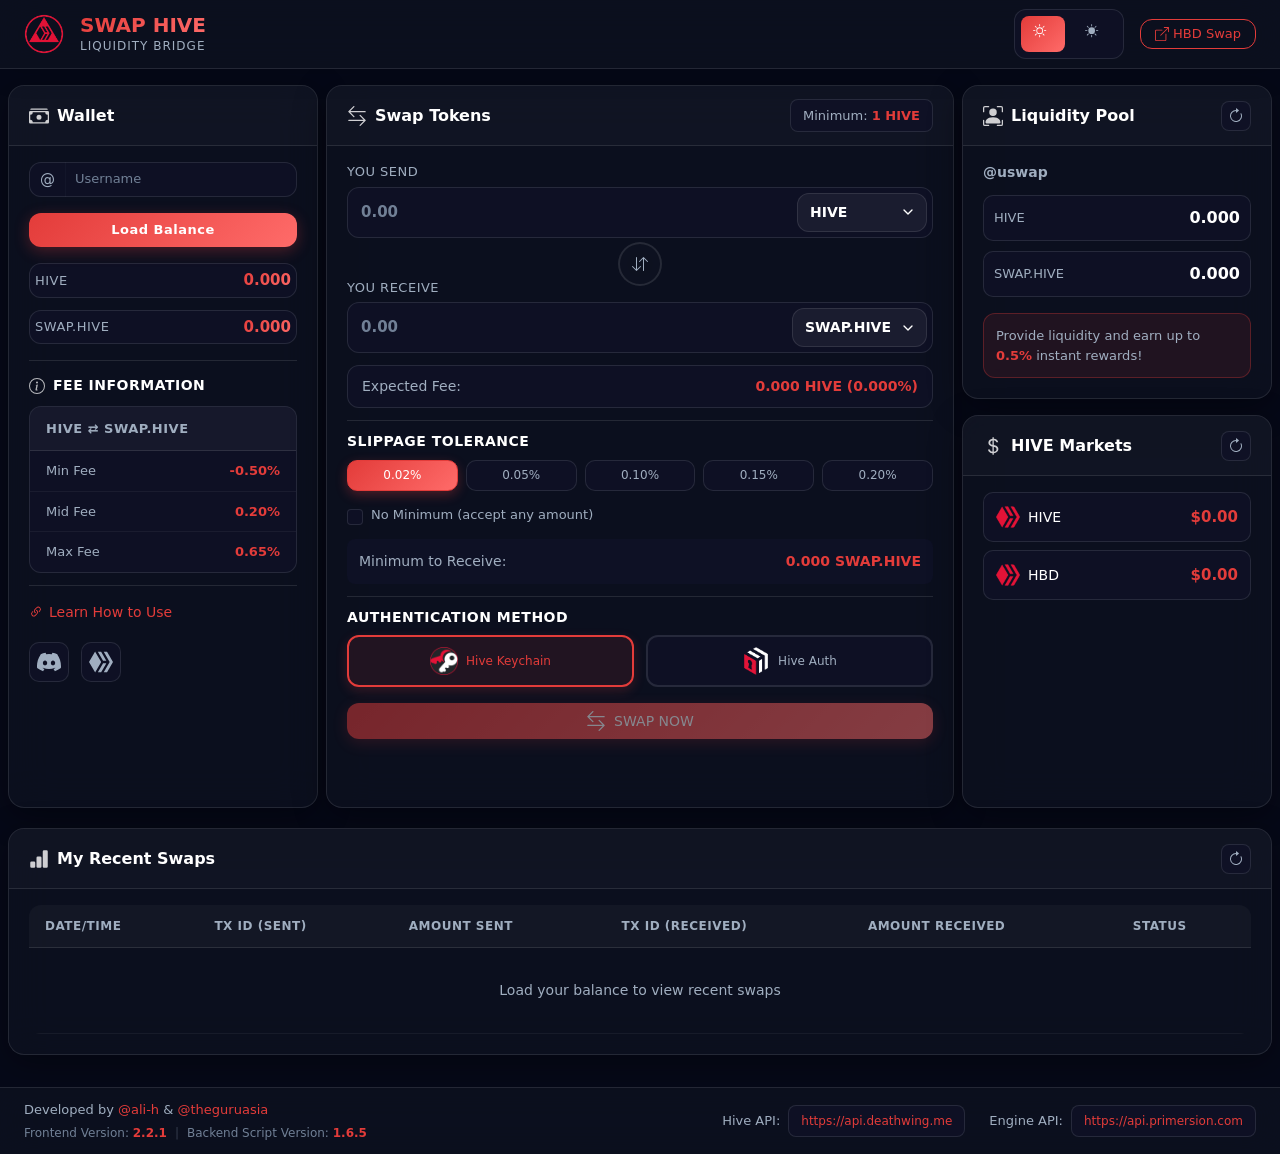
<file: index.html>
<!DOCTYPE html>
<html lang="en">
<head>
    <meta charset="UTF-8">
    <meta http-equiv="X-UA-Compatible" content="IE=edge">
    <meta name="viewport" content="width=device-width, initial-scale=1.0">
    <title>SWAP HIVE — Liquidity Bridge</title>
    <link rel="manifest" crossorigin="use-credentials" href="/manifest.json" />
    <link rel="icon" href="assets/hiveupme.png">
    
    <!-- Libraries -->
    <script src="./libs/ajax/libs/jquery/3.6.0/jquery.min.js"></script>
    <link href="./libs/bootstrap@5.1.3/dist/css/bootstrap.min.css" rel="stylesheet" integrity="sha384-1BmE4kWBq78iYhFldvKuhfTAU6auU8tT94WrHftjDbrCEXSU1oBoqyl2QvZ6jIW3" crossorigin="anonymous">
    <script src="./libs/bootstrap@5.1.3/dist/js/bootstrap.bundle.min.js" integrity="sha384-ka7Sk0Gln4gmtz2MlQnikT1wXgYsOg+OMhuP+IlRH9sENBO0LRn5q+8nbTov4+1p" crossorigin="anonymous"></script>
    <script src="./libs/@hiveio/hive-js/dist/hive.min.js"></script>
    <script src="./libs/axios/dist/axios.min.js"></script>
    <script src="./libs/sscjs@latest/dist/ssc.min.js"></script>
    <script src="./libs/ajax/libs/uuid/8.1.0/uuidv4.min.js"></script>
    <script src="./libs/ajax/libs/crypto-js/4.1.1/crypto-js.min.js" integrity="sha512-E8QSvWZ0eCLGk4km3hxSsNmGWbLtSCSUcewDQPQWZF6pEU8GlT8a5fF32wOl1i8ftdMhssTrF/OhyGWwonTcXA==" crossorigin="anonymous" referrerpolicy="no-referrer"></script>
    
    <!-- Application Modules (order matters!) -->
    <script src="js/utils.js"></script>
    <script src="js/config.js"></script>
    <script src="js/api.js"></script>
    <script src="js/apiManager.js"></script>
    <script src="js/hiveauth.js"></script>
    <script src="js/wallet.js"></script>
    <script src="js/market.js"></script>
    <script src="js/bridgeHistory.js"></script>
    <script src="js/swap.js"></script>
    <script src="js/ui.js"></script>
    <script src="js/main.js"></script>
    
    <style>
        body {
            visibility: hidden;
        }
    </style>
    <link rel="stylesheet" href="css/modern-dark.css">

    <!-- Apply saved theme before first paint to avoid a flash of the wrong theme -->
    <script>
        (function() {
            try {
                var saved = localStorage.getItem("theme");
                document.documentElement.setAttribute("data-theme", saved === "light" ? "light" : "dark");
            } catch (e) {
                document.documentElement.setAttribute("data-theme", "dark");
            }
        })();
    </script>

    <script>
        $(window).on("load", function() {
            $("body").css("visibility", "visible");
            $("#logo").show();

            // Background refresh every 30 seconds: wallet balances (quietly -
            // it never touches the status line, so a swap's progress or result
            // stays visible) plus the bridge pool and the current quote.
            // Skipped while the tab is in the background - a hidden tab polling
            // Hive + Hive Engine forever is wasted network, CPU and garbage.
            // It refreshes immediately when the tab becomes visible again.
            setInterval(function() {
                UIManager.backgroundRefresh();
            }, 30000);

            document.addEventListener("visibilitychange", function() {
                if (!document.hidden) UIManager.backgroundRefresh();
            });
        });
    </script>
</head>

<body>
    <!-- Auth Modal -->
    <div class="modal fade" id="authqr" data-bs-backdrop="static" data-bs-keyboard="true">
        <div class="modal-dialog modal-dialog-centered">
            <div class="modal-content glass-card">
                <div class="modal-body p-4">
                    <div id="qr-div" class="d-none flex-column align-items-center justify-content-center">
                        <a target="_blank" id="qr-link" class="qr-container">
                            <img id="qr-code" class="qr-image">
                        </a>
                        <p class="mt-4 text-center modal-text">Scan or tap this QR code with your Hive Authentication App</p>
                    </div>
                    <div id="approve-div" class="d-none flex-column align-items-center justify-content-center">
                        <div class="success-icon mb-3">
                            <svg xmlns="http://www.w3.org/2000/svg" width="48" height="48" fill="currentColor" viewBox="0 0 16 16">
                                <path d="M16 8A8 8 0 1 1 0 8a8 8 0 0 1 16 0zm-3.97-3.03a.75.75 0 0 0-1.08.022L7.477 9.417 5.384 7.323a.75.75 0 0 0-1.06 1.06L6.97 11.03a.75.75 0 0 0 1.079-.02l3.992-4.99a.75.75 0 0 0-.01-1.05z"/>
                            </svg>
                        </div>
                        <p class="text-center modal-text mb-3">Successfully Connected!</p>
                        <p class="text-center modal-subtext mb-4">Click approve and confirm the transaction</p>
                        <button type="button" id="approve" class="btn btn-gradient w-100">Approve Transaction</button>
                    </div>
                </div>
            </div>
        </div>
    </div>

    <!-- Navigation Header -->
    <nav class="navbar navbar-expand-lg navbar-glass sticky-top">
        <div class="container-fluid px-4">
            <div class="navbar-brand d-flex align-items-center">
                <img id="logo" src="assets/icons/icon-144x144.png" alt="Logo" class="nav-logo me-3">
                <div>
                    <h1 class="brand-title mb-0">SWAP HIVE</h1>
                    <p class="brand-subtitle mb-0">Liquidity Bridge</p>
                </div>
            </div>
            <div class="d-flex align-items-center ms-auto">
                <div class="theme-toggle me-3">
                    <button type="button" id="changeThemeDark" class="theme-btn" title="Dark theme">
                        <svg xmlns="http://www.w3.org/2000/svg" fill="currentColor" viewBox="0 0 24 24">
                            <path d="M8 11a3 3 0 1 1 0-6 3 3 0 0 1 0 6zm0 1a4 4 0 1 0 0-8 4 4 0 0 0 0 8zM8 0a.5.5 0 0 1 .5.5v2a.5.5 0 0 1-1 0v-2A.5.5 0 0 1 8 0zm0 13a.5.5 0 0 1 .5.5v2a.5.5 0 0 1-1 0v-2A.5.5 0 0 1 8 13zm8-5a.5.5 0 0 1-.5.5h-2a.5.5 0 0 1 0-1h2a.5.5 0 0 1 .5.5zM3 8a.5.5 0 0 1-.5.5h-2a.5.5 0 0 1 0-1h2A.5.5 0 0 1 3 8zm10.657-5.657a.5.5 0 0 1 0 .707l-1.414 1.415a.5.5 0 1 1-.707-.708l1.414-1.414a.5.5 0 0 1 .707 0zm-9.193 9.193a.5.5 0 0 1 0 .707L3.05 13.657a.5.5 0 0 1-.707-.707l1.414-1.414a.5.5 0 0 1 .707 0zm9.193 2.121a.5.5 0 0 1-.707 0l-1.414-1.414a.5.5 0 0 1 .707-.707l1.414 1.414a.5.5 0 0 1 0 .707zM4.464 4.465a.5.5 0 0 1-.707 0L2.343 3.05a.5.5 0 1 1 .707-.707l1.414 1.414a.5.5 0 0 1 0 .708z"/>
                        </svg>
                    </button>
                    <button type="button" id="changeThemeLight" class="theme-btn" title="Light theme">
                        <svg xmlns="http://www.w3.org/2000/svg" fill="currentColor" viewBox="0 0 24 24">
                            <path d="M12 8a4 4 0 1 1-8 0 4 4 0 0 1 8 0zM8 0a.5.5 0 0 1 .5.5v2a.5.5 0 0 1-1 0v-2A.5.5 0 0 1 8 0zm0 13a.5.5 0 0 1 .5.5v2a.5.5 0 0 1-1 0v-2A.5.5 0 0 1 8 13zm8-5a.5.5 0 0 1-.5.5h-2a.5.5 0 0 1 0-1h2a.5.5 0 0 1 .5.5zM3 8a.5.5 0 0 1-.5.5h-2a.5.5 0 0 1 0-1h2A.5.5 0 0 1 3 8zm10.657-5.657a.5.5 0 0 1 0 .707l-1.414 1.415a.5.5 0 1 1-.707-.708l1.414-1.414a.5.5 0 0 1 .707 0zm-9.193 9.193a.5.5 0 0 1 0 .707L3.05 13.657a.5.5 0 0 1-.707-.707l1.414-1.414a.5.5 0 0 1 .707 0zm9.193 2.121a.5.5 0 0 1-.707 0l-1.414-1.414a.5.5 0 0 1 .707-.707l1.414 1.414a.5.5 0 0 1 0 .707zM4.464 4.465a.5.5 0 0 1-.707 0L2.343 3.05a.5.5 0 1 1 .707-.707l1.414 1.414a.5.5 0 0 1 0 .708z"/>
                        </svg>
                    </button>
                </div>
                <a href="https://hbd.uswap.app" target="_blank" class="btn btn-outline-primary btn-sm">
                    <svg xmlns="http://www.w3.org/2000/svg" width="14" height="14" fill="currentColor" viewBox="0 0 16 16" class="me-1">
                        <path fill-rule="evenodd" d="M8.636 3.5a.5.5 0 0 0-.5-.5H1.5A1.5 1.5 0 0 0 0 4.5v10A1.5 1.5 0 0 0 1.5 16h10a1.5 1.5 0 0 0 1.5-1.5V7.864a.5.5 0 0 0-1 0V14.5a.5.5 0 0 1-.5.5h-10a.5.5 0 0 1-.5-.5v-10a.5.5 0 0 1 .5-.5h6.636a.5.5 0 0 0 .5-.5z"/>
                        <path fill-rule="evenodd" d="M16 .5a.5.5 0 0 0-.5-.5h-5a.5.5 0 0 0 0 1h3.793L6.146 9.146a.5.5 0 1 0 .708.708L15 1.707V5.5a.5.5 0 0 0 1 0v-5z"/>
                    </svg>
                    HBD Swap
                </a>
            </div>
        </div>
    </nav>

    <!-- Main Content -->
    <div class="container-fluid main-container">
        <div class="row g-2">
            <!-- Left Column - Wallet Info -->
            <div class="col-xl-3 col-lg-3 col-md-12">
                <div class="glass-card h-100">
                    <div class="card-header-custom">
                        <h3 class="card-title">
                            <svg xmlns="http://www.w3.org/2000/svg" width="20" height="20" fill="currentColor" viewBox="0 0 16 16" class="me-2">
                                <path d="M1 3a1 1 0 0 1 1-1h12a1 1 0 0 1 1 1H1zm7 8a2 2 0 1 0 0-4 2 2 0 0 0 0 4z"/>
                                <path d="M0 5a1 1 0 0 1 1-1h14a1 1 0 0 1 1 1v8a1 1 0 0 1-1 1H1a1 1 0 0 1-1-1V5zm3 0a2 2 0 0 1-2 2v4a2 2 0 0 1 2 2h10a2 2 0 0 1 2-2V7a2 2 0 0 1-2-2H3z"/>
                            </svg>
                            Wallet
                        </h3>
                    </div>
                    <div class="card-body-custom">
                        <div class="input-group mb-3">
                            <span class="input-group-text">@</span>
                            <input type="text" class="form-control" id="username" placeholder="Username">
                        </div>
                        <button type="button" id="checkbalance" class="btn btn-gradient w-100 mb-3">Load Balance</button>
                        
                        <div class="balance-display mb-3">
                            <div class="balance-item">
                                <span class="balance-label">HIVE</span>
                                <span class="balance-amount" id="hive">0.000</span>
                            </div>
                            <div class="balance-item">
                                <span class="balance-label">SWAP.HIVE</span>
                                <span class="balance-amount" id="swaphive">0.000</span>
                            </div>
                        </div>

                        <div class="divider"></div>

                        <!-- Fee Info -->
                        <div class="info-section">
                            <h4 class="section-title">
                                <svg xmlns="http://www.w3.org/2000/svg" width="16" height="16" fill="currentColor" viewBox="0 0 16 16" class="me-2">
                                    <path d="M8 15A7 7 0 1 1 8 1a7 7 0 0 1 0 14zm0 1A8 8 0 1 0 8 0a8 8 0 0 0 0 16z"/>
                                    <path d="m8.93 6.588-2.29.287-.082.38.45.083c.294.07.352.176.288.469l-.738 3.468c-.194.897.105 1.319.808 1.319.545 0 1.178-.252 1.465-.598l.088-.416c-.2.176-.492.246-.686.246-.275 0-.375-.193-.304-.533L8.93 6.588zM9 4.5a1 1 0 1 1-2 0 1 1 0 0 1 2 0z"/>
                                </svg>
                                Fee Information
                            </h4>
                            
                            <!-- Filled from the live fee settings (fee.json) by
                                 UIManager.updateFeeInfo. The values below are only
                                 what shows before the first fee.json read. -->
                            <div class="fee-table">
                                <div class="fee-row-header">HIVE ⇄ SWAP.HIVE</div>
                                <div class="fee-row">
                                    <span>Min Fee</span>
                                    <span class="fee-value" id="feeMin">-0.50%</span>
                                </div>
                                <div class="fee-row">
                                    <span>Mid Fee</span>
                                    <span class="fee-value" id="feeMid">0.20%</span>
                                </div>
                                <div class="fee-row">
                                    <span>Max Fee</span>
                                    <span class="fee-value" id="feeMax">0.65%</span>
                                </div>
                            </div>
                        </div>

                        <div class="divider"></div>

                        <!-- Links -->
                        <div class="links-section">
                            <a href="https://peakd.com/swap/@hiveupme/hiveupme-swap-script-simple-ui-solution" target="_blank" class="info-link">
                                <svg xmlns="http://www.w3.org/2000/svg" width="14" height="14" fill="currentColor" viewBox="0 0 16 16">
                                    <path d="M4.715 6.542 3.343 7.914a3 3 0 1 0 4.243 4.243l1.828-1.829A3 3 0 0 0 8.586 5.5L8 6.086a1.002 1.002 0 0 0-.154.199 2 2 0 0 1 .861 3.337L6.88 11.45a2 2 0 1 1-2.83-2.83l.793-.792a4.018 4.018 0 0 1-.128-1.287z"/>
                                    <path d="M6.586 4.672A3 3 0 0 0 7.414 9.5l.775-.776a2 2 0 0 1-.896-3.346L9.12 3.55a2 2 0 1 1 2.83 2.83l-.793.792c.112.42.155.855.128 1.287l1.372-1.372a3 3 0 1 0-4.243-4.243L6.586 4.672z"/>
                                </svg>
                                Learn How to Use
                            </a>
                            <div class="social-links mt-3">
                                <a href="https://discord.com/invite/XYMrvyr" target="_blank" class="social-link" title="Discord">
                                    <svg xmlns="http://www.w3.org/2000/svg" width="24" height="24" fill="currentColor" viewBox="0 0 16 16">
                                        <path d="M13.545 2.907a13.227 13.227 0 0 0-3.257-1.011.05.05 0 0 0-.052.025c-.141.25-.297.577-.406.833a12.19 12.19 0 0 0-3.658 0 8.258 8.258 0 0 0-.412-.833.051.051 0 0 0-.052-.025c-1.125.194-2.22.534-3.257 1.011a.041.041 0 0 0-.021.018C.356 6.024-.213 9.047.066 12.032c.001.014.01.028.021.037a13.276 13.276 0 0 0 3.995 2.02.05.05 0 0 0 .056-.019c.308-.42.582-.863.818-1.329a.05.05 0 0 0-.01-.059.051.051 0 0 0-.018-.011 8.875 8.875 0 0 1-1.248-.595.05.05 0 0 1-.02-.066.051.051 0 0 1 .015-.019c.084-.063.168-.129.248-.195a.05.05 0 0 1 .051-.007c2.619 1.196 5.454 1.196 8.041 0a.052.052 0 0 1 .053.007c.08.066.164.132.248.195a.051.051 0 0 1-.004.085 8.254 8.254 0 0 1-1.249.594.05.05 0 0 0-.03.03.052.052 0 0 0 .003.041c.24.465.515.909.817 1.329a.05.05 0 0 0 .056.019 13.235 13.235 0 0 0 4.001-2.02.049.049 0 0 0 .021-.037c.334-3.451-.559-6.449-2.366-9.106a.034.034 0 0 0-.02-.019Zm-8.198 7.307c-.789 0-1.438-.724-1.438-1.612 0-.889.637-1.613 1.438-1.613.807 0 1.45.73 1.438 1.613 0 .888-.637 1.612-1.438 1.612Zm5.316 0c-.788 0-1.438-.724-1.438-1.612 0-.889.637-1.613 1.438-1.613.807 0 1.451.73 1.438 1.613 0 .888-.631 1.612-1.438 1.612Z"/>
                                    </svg>
                                </a>
                                <a href="https://peakd.com/@uswap/" target="_blank" class="social-link" title="Hive Blog">
                                    <svg xmlns="http://www.w3.org/2000/svg" width="24" height="24" viewBox="0 0 220 190">
                                        <path d="M157.27,107.26a1,1,0,0,1,.82,1.42l-46.75,80.85a1,1,0,0,1-.82.47H81.94a.94.94,0,0,1-.81-1.42l46.75-80.85a.94.94,0,0,1,.81-.47ZM129.48,84.09a1,1,0,0,1-.82-.47L81.13,1.42A.94.94,0,0,1,81.94,0h28.58a1,1,0,0,1,.82.47l47.53,82.2a.94.94,0,0,1-.81,1.42Z"/>
                                        <path d="M135.13,1.42A.94.94,0,0,1,136,0h28.62a.93.93,0,0,1,.81.47l54.49,94.06a.93.93,0,0,1,0,.94l-54.49,94.06a.93.93,0,0,1-.81.47H136a.94.94,0,0,1-.82-1.42L189.34,95Zm-23.26,93.1a1,1,0,0,1,0,1L57.13,189.53a1,1,0,0,1-1.65,0L.13,95.48a1,1,0,0,1,0-1L54.87.47a1,1,0,0,1,1.65,0Z"/>
                                    </svg>
                                </a>
                            </div>
                        </div>
                    </div>
                </div>
            </div>

            <!-- Center Column - Swap Interface -->
            <div class="col-xl-6 col-lg-6 col-md-12">
                <div class="glass-card h-100">
                    <div class="card-header-custom">
                        <h3 class="card-title">
                            <svg xmlns="http://www.w3.org/2000/svg" width="20" height="20" fill="currentColor" viewBox="0 0 16 16" class="me-2">
                                <path fill-rule="evenodd" d="M1 11.5a.5.5 0 0 0 .5.5h11.793l-3.147 3.146a.5.5 0 0 0 .708.708l4-4a.5.5 0 0 0 0-.708l-4-4a.5.5 0 0 0-.708.708L13.293 11H1.5a.5.5 0 0 0-.5.5zm14-7a.5.5 0 0 1-.5.5H2.707l3.147 3.146a.5.5 0 1 1-.708.708l-4-4a.5.5 0 0 1 0-.708l4-4a.5.5 0 1 1 .708.708L2.707 4H14.5a.5.5 0 0 1 .5.5z"/>
                            </svg>
                            Swap Tokens
                        </h3>
                        <div class="minimum-badge">
                            Minimum: <span id="minimum">1 HIVE</span>
                        </div>
                    </div>
                    <div class="card-body-custom">
                        <!-- From Token -->
                        <div class="swap-input-container">
                            <label class="swap-label">You Send</label>
                            <div class="swap-input-wrapper">
                                <input type="number" class="swap-input" id="inputquantity" placeholder="0.00">
                                <select id="input" class="token-select">
                                    <option value="HIVE">HIVE</option>
                                    <option value="SWAP.HIVE">SWAP.HIVE</option>
                                </select>
                            </div>
                        </div>

                        <!-- Reverse Button -->
                        <div class="swap-reverse-container">
                            <button type="button" id="reverse" class="swap-reverse-btn">
                                <svg width="16" height="16" fill="currentColor" viewBox="0 0 16 16">
                                    <path fill-rule="evenodd" d="M11.5 15a.5.5 0 0 0 .5-.5V2.707l3.146 3.147a.5.5 0 0 0 .708-.708l-4-4a.5.5 0 0 0-.708 0l-4 4a.5.5 0 1 0 .708.708L11 2.707V14.5a.5.5 0 0 0 .5.5zm-7-14a.5.5 0 0 1 .5.5v11.793l3.146-3.147a.5.5 0 0 1 .708.708l-4 4a.5.5 0 0 1-.708 0l-4-4a.5.5 0 0 1 .708-.708L4 13.293V1.5a.5.5 0 0 1 .5-.5z"/>
                                </svg>
                            </button>
                        </div>

                        <!-- To Token -->
                        <div class="swap-input-container">
                            <label class="swap-label">You Receive</label>
                            <div class="swap-input-wrapper">
                                <input type="number" class="swap-input" id="outputquantity" placeholder="0.00" readonly>
                                <select id="output" class="token-select" disabled>
                                    <option value="HIVE">HIVE</option>
                                    <option value="SWAP.HIVE" selected>SWAP.HIVE</option>
                                </select>
                            </div>
                        </div>

                        <!-- Fee Info -->
                        <div class="fee-info-box">
                            <div class="fee-info-row">
                                <span>Expected Fee:</span>
                                <span class="fee-info-value">
                                    <span id="expectedfee">0.000</span>
                                    <span id="feeticker">HIVE</span>
                                    (<span id="expectedper">0.000</span>%)
                                </span>
                            </div>
                        </div>

                        <div class="divider"></div>

                        <!-- Slippage Settings -->
                        <div class="slippage-section">
                            <h4 class="section-subtitle">Slippage Tolerance</h4>
                            <div class="slippage-options">
                                <label class="slippage-option">
                                    <input type="radio" name="my-radio-group" value="0.02" checked>
                                    <span>0.02%</span>
                                </label>
                                <label class="slippage-option">
                                    <input type="radio" name="my-radio-group" value="0.05">
                                    <span>0.05%</span>
                                </label>
                                <label class="slippage-option">
                                    <input type="radio" name="my-radio-group" value="0.10">
                                    <span>0.10%</span>
                                </label>
                                <label class="slippage-option">
                                    <input type="radio" name="my-radio-group" value="0.15">
                                    <span>0.15%</span>
                                </label>
                                <label class="slippage-option">
                                    <input type="radio" name="my-radio-group" value="0.20">
                                    <span>0.20%</span>
                                </label>
                            </div>
                            <div class="form-check no-minimum-check">
                                <input class="form-check-input" type="checkbox" id="noMinimumCheck">
                                <label class="form-check-label" for="noMinimumCheck">
                                    No Minimum (accept any amount)
                                </label>
                            </div>
                            <div class="min-receive-info">
                                Minimum to Receive:
                                <span class="min-receive-value">
                                    <span id="slipageqty">0.000</span>
                                    <span id="minreceivesymbol">SWAP.HIVE</span>
                                </span>
                            </div>
                        </div>

                        <div class="divider"></div>

                        <!-- Authentication Method -->
                        <div class="auth-method-section">
                            <h4 class="section-subtitle">Authentication Method</h4>
                            <div class="auth-methods">
                                <label class="auth-method">
                                    <input type="radio" name="txtype" id="txtype" value="Hive Keychain" checked disabled>
                                    <div class="auth-method-card">
                                        <img src="assets/hive_keychain.png" alt="Keychain" class="auth-icon">
                                        <span>Hive Keychain</span>
                                    </div>
                                </label>
                                <label class="auth-method">
                                    <input type="radio" name="txtype" id="txtype1" value="Hive Auth" disabled>
                                    <div class="auth-method-card">
                                        <img src="assets/hive_auth.png" alt="Hive Auth" class="auth-icon">
                                        <span>Hive Auth</span>
                                    </div>
                                </label>
                            </div>
                        </div>

                        <!-- Why SWAP NOW is disabled: bridge paused, not enough
                             liquidity, wallet not loaded... Sits right above the
                             button so the reason is next to what the user clicks. -->
                        <div id="swapBlockedNotice" class="swap-blocked-notice mt-3 d-none"></div>

                        <!-- Swap Button -->
                        <button type="button" id="swap" class="btn btn-gradient btn-lg w-100 mt-3" disabled>
                            <svg xmlns="http://www.w3.org/2000/svg" width="20" height="20" fill="currentColor" viewBox="0 0 16 16" class="me-2">
                                <path fill-rule="evenodd" d="M1 11.5a.5.5 0 0 0 .5.5h11.793l-3.147 3.146a.5.5 0 0 0 .708.708l4-4a.5.5 0 0 0 0-.708l-4-4a.5.5 0 0 0-.708.708L13.293 11H1.5a.5.5 0 0 0-.5.5zm14-7a.5.5 0 0 1-.5.5H2.707l3.147 3.146a.5.5 0 1 1-.708.708l-4-4a.5.5 0 0 1 0-.708l4-4a.5.5 0 1 1 .708.708L2.707 4H14.5a.5.5 0 0 1 .5.5z"/>
                            </svg>
                            SWAP NOW
                        </button>

                        <!-- Status -->
                        <div class="status-container mt-3">
                            <div id="loading" class="d-none spinner-border spinner-border-sm text-primary"></div>
                            <span id="status" class="status-text ms-2"></span>
                        </div>
                    </div>
                </div>
            </div>

            <!-- Right Column - Market Info & Liquidity -->
            <div class="col-xl-3 col-lg-3 col-md-12">
                <div class="d-flex flex-column h-100 gap-3">
                <!-- Liquidity Pool -->
                <div class="glass-card">
                    <div class="card-header-custom">
                        <h3 class="card-title">
                            <svg xmlns="http://www.w3.org/2000/svg" width="20" height="20" fill="currentColor" viewBox="0 0 16 16" class="me-2">
                                <path d="M1.5 1a.5.5 0 0 0-.5.5v3a.5.5 0 0 1-1 0v-3A1.5 1.5 0 0 1 1.5 0h3a.5.5 0 0 1 0 1h-3zM11 .5a.5.5 0 0 1 .5-.5h3A1.5 1.5 0 0 1 16 1.5v3a.5.5 0 0 1-1 0v-3a.5.5 0 0 0-.5-.5h-3a.5.5 0 0 1-.5-.5zM.5 11a.5.5 0 0 1 .5.5v3a.5.5 0 0 0 .5.5h3a.5.5 0 0 1 0 1h-3A1.5 1.5 0 0 1 0 14.5v-3a.5.5 0 0 1 .5-.5zm15 0a.5.5 0 0 1 .5.5v3a1.5 1.5 0 0 1-1.5 1.5h-3a.5.5 0 0 1 0-1h3a.5.5 0 0 0 .5-.5v-3a.5.5 0 0 1 .5-.5z"/>
                                <path d="M3 14s-1 0-1-1 1-4 6-4 6 3 6 4-1 1-1 1H3zm8-9a3 3 0 1 1-6 0 3 3 0 0 1 6 0z"/>
                            </svg>
                            Liquidity Pool
                        </h3>
                        <button type="button" id="refresh" class="btn-refresh">
                            <svg xmlns="http://www.w3.org/2000/svg" width="16" height="16" fill="currentColor" viewBox="0 0 16 16">
                                <path fill-rule="evenodd" d="M8 3a5 5 0 1 0 4.546 2.914.5.5 0 0 1 .908-.417A6 6 0 1 1 8 2v1z"/>
                                <path d="M8 4.466V.534a.25.25 0 0 1 .41-.192l2.36 1.966c.12.1.12.284 0 .384L8.41 4.658A.25.25 0 0 1 8 4.466z"/>
                            </svg>
                        </button>
                    </div>
                    <div class="card-body-custom">
                        <div class="liquidity-info">
                            <p class="liquidity-account">@uswap</p>
                            <div class="liquidity-amounts">
                                <div class="liquidity-item">
                                    <span class="liquidity-label">HIVE</span>
                                    <span class="liquidity-value" id="hiveliquidity">0.000</span>
                                </div>
                                <div class="liquidity-item">
                                    <span class="liquidity-label">SWAP.HIVE</span>
                                    <span class="liquidity-value" id="swaphiveliquidity">0.000</span>
                                </div>
                            </div>
                        </div>
                        <div class="info-box mt-3">
                            <p class="info-text" id="liquidityRewardText">Provide liquidity and earn up to <strong>0.5%</strong> instant rewards!</p>
                        </div>
                    </div>
                </div>

                <!-- Market Info (grows to fill the column so its bottom edge
                     lines up with the wallet and swap cards) -->
                <div class="glass-card flex-grow-1">
                    <div class="card-header-custom">
                        <h3 class="card-title">
                            <svg xmlns="http://www.w3.org/2000/svg" width="20" height="20" fill="currentColor" viewBox="0 0 16 16" class="me-2">
                                <path d="M4 10.781c.148 1.667 1.513 2.85 3.591 3.003V15h1.043v-1.216c2.27-.179 3.678-1.438 3.678-3.3 0-1.59-.947-2.51-2.956-3.028l-.722-.187V3.467c1.122.11 1.879.714 2.07 1.616h1.47c-.166-1.6-1.54-2.748-3.54-2.875V1H7.591v1.233c-1.939.23-3.27 1.472-3.27 3.156 0 1.454.966 2.483 2.661 2.917l.61.162v4.031c-1.149-.17-1.94-.8-2.131-1.718H4zm3.391-3.836c-1.043-.263-1.6-.825-1.6-1.616 0-.944.704-1.641 1.8-1.828v3.495l-.2-.05zm1.591 1.872c1.287.323 1.852.859 1.852 1.769 0 1.097-.826 1.828-2.2 1.939V8.73l.348.086z"/>
                            </svg>
                            HIVE Markets
                        </h3>
                        <button type="button" class="refreshHiveMarket btn-refresh">
                            <svg xmlns="http://www.w3.org/2000/svg" width="16" height="16" fill="currentColor" viewBox="0 0 16 16">
                                <path fill-rule="evenodd" d="M8 3a5 5 0 1 0 4.546 2.914.5.5 0 0 1 .908-.417A6 6 0 1 1 8 2v1z"/>
                                <path d="M8 4.466V.534a.25.25 0 0 1 .41-.192l2.36 1.966c.12.1.12.284 0 .384L8.41 4.658A.25.25 0 0 1 8 4.466z"/>
                            </svg>
                        </button>
                    </div>
                    <div class="card-body-custom">
                        <div class="market-item">
                            <a href="https://wallet.hive.blog/market" target="_blank" class="market-link">
                                <img src="assets/icons/hive-72x72.png" alt="HIVE" class="market-icon">
                                <span>HIVE</span>
                            </a>
                            <span class="market-price" id="hiveusdprice">$0.00</span>
                        </div>
                        <div class="market-item">
                            <a href="https://wallet.hive.blog/market" target="_blank" class="market-link">
                                <img src="assets/icons/hive-72x72.png" alt="HBD" class="market-icon">
                                <span>HBD</span>
                            </a>
                            <span class="market-price" id="hbdusdprice">$0.00</span>
                        </div>
                    </div>
                </div>
                </div>
            </div>
        </div>

        <!-- Transaction History -->
        <div id="historycard" class="row g-4 mt-2 d-none">
            <div class="col-md-6">
                <div class="glass-card">
                    <div class="card-header-custom">
                        <h3 class="card-title">HIVE History</h3>
                        <button type="button" class="refreshHistory btn-refresh">
                            <svg xmlns="http://www.w3.org/2000/svg" width="16" height="16" fill="currentColor" viewBox="0 0 16 16">
                                <path fill-rule="evenodd" d="M8 3a5 5 0 1 0 4.546 2.914.5.5 0 0 1 .908-.417A6 6 0 1 1 8 2v1z"/>
                                <path d="M8 4.466V.534a.25.25 0 0 1 .41-.192l2.36 1.966c.12.1.12.284 0 .384L8.41 4.658A.25.25 0 0 1 8 4.466z"/>
                            </svg>
                        </button>
                    </div>
                    <div class="card-body-custom">
                        <div class="history-table-wrapper">
                            <table class="history-table">
                                <thead>
                                    <tr>
                                        <th>ACCOUNT</th>
                                        <th>QUANTITY</th>
                                        <th>TYPE</th>
                                        <th>TIME</th>
                                        <th></th>
                                    </tr>
                                </thead>
                                <tbody id="historyHive">
                                </tbody>
                            </table>
                        </div>
                    </div>
                </div>
            </div>
            <div class="col-md-6">
                <div class="glass-card">
                    <div class="card-header-custom">
                        <h3 class="card-title">SWAP.HIVE History</h3>
                        <button type="button" class="refreshHistory btn-refresh">
                            <svg xmlns="http://www.w3.org/2000/svg" width="16" height="16" fill="currentColor" viewBox="0 0 16 16">
                                <path fill-rule="evenodd" d="M8 3a5 5 0 1 0 4.546 2.914.5.5 0 0 1 .908-.417A6 6 0 1 1 8 2v1z"/>
                                <path d="M8 4.466V.534a.25.25 0 0 1 .41-.192l2.36 1.966c.12.1.12.284 0 .384L8.41 4.658A.25.25 0 0 1 8 4.466z"/>
                            </svg>
                        </button>
                    </div>
                    <div class="card-body-custom">
                        <div class="history-table-wrapper">
                            <table class="history-table">
                                <thead>
                                    <tr>
                                        <th>ACCOUNT</th>
                                        <th>QUANTITY</th>
                                        <th>TYPE</th>
                                        <th>TIME</th>
                                        <th></th>
                                    </tr>
                                </thead>
                                <tbody id="historySwapHive">
                                </tbody>
                            </table>
                        </div>
                    </div>
                </div>
            </div>
        </div>

        <!-- Swap History Panel -->
        <div class="row g-4 mt-2">
            <div class="col-12">
                <div class="glass-card">
                    <div class="card-header-custom">
                        <h3 class="card-title">
                            <svg xmlns="http://www.w3.org/2000/svg" width="20" height="20" fill="currentColor" viewBox="0 0 16 16" class="me-2">
                                <path d="M1 11a1 1 0 0 1 1-1h2a1 1 0 0 1 1 1v3a1 1 0 0 1-1 1H2a1 1 0 0 1-1-1v-3zm5-4a1 1 0 0 1 1-1h2a1 1 0 0 1 1 1v7a1 1 0 0 1-1 1H7a1 1 0 0 1-1-1V7zm5-5a1 1 0 0 1 1-1h2a1 1 0 0 1 1 1v12a1 1 0 0 1-1 1h-2a1 1 0 0 1-1-1V2z"/>
                            </svg>
                            My Recent Swaps
                        </h3>
                        <button type="button" id="refreshSwapHistory" class="btn-refresh">
                            <svg xmlns="http://www.w3.org/2000/svg" width="16" height="16" fill="currentColor" viewBox="0 0 16 16">
                                <path fill-rule="evenodd" d="M8 3a5 5 0 1 0 4.546 2.914.5.5 0 0 1 .908-.417A6 6 0 1 1 8 2v1z"/>
                                <path d="M8 4.466V.534a.25.25 0 0 1 .41-.192l2.36 1.966c.12.1.12.284 0 .384L8.41 4.658A.25.25 0 0 1 8 4.466z"/>
                            </svg>
                        </button>
                    </div>
                    <div class="card-body-custom">
                        <div class="history-table-wrapper">
                            <table class="history-table">
                                <thead>
                                    <tr>
                                        <th>Date/Time</th>
                                        <th>Tx ID (Sent)</th>
                                        <th>Amount Sent</th>
                                        <th>Tx ID (Received)</th>
                                        <th>Amount Received</th>
                                        <th>Status</th>
                                    </tr>
                                </thead>
                                <tbody id="swapHistoryTable">
                                    <tr>
                                        <td colspan="6" class="text-center" style="padding: 2rem; color: var(--text-secondary);">
                                            Load your balance to view recent swaps
                                        </td>
                                    </tr>
                                </tbody>
                            </table>
                        </div>
                    </div>
                </div>
            </div>
        </div>
    </div>

    <!-- Footer -->
    <footer class="app-footer">
        <div class="container-fluid px-4">
            <div class="footer-content">
                <div class="footer-credit">
                    Developed by
                    <a href="https://peakd.com/@ali-h" target="_blank">@ali-h</a>
                    &
                    <a href="https://peakd.com/@theguruasia" target="_blank">@theguruasia</a>
                    <div class="footer-versions">
                        <span class="version-item">Frontend Version: <span id="frontendVersion">-</span></span>
                        <span class="version-sep">|</span>
                        <span class="version-item">Backend Script Version: <span id="backendVersion">-</span></span>
                    </div>
                </div>
                <div class="footer-nodes">
                    <div class="node-selector">
                        <span>Hive API:</span>
                        <button id="popup-button-hive" class="node-btn">https://api.deathwing.me</button>
                    </div>
                    <div class="node-selector">
                        <span>Engine API:</span>
                        <button id="popup-button-engine" class="node-btn">https://api.primersion.com</button>
                    </div>
                </div>
            </div>
        </div>
    </footer>

    <!-- Node Selector Popups -->
    <div id="popup-container-hive" class="node-popup" style="display: none;">
        <div class="node-popup-content">
            <h4>Select Hive API Node</h4>
            <div id="popup-error-hive" class="popup-error-message" style="display: none;"></div>
            <div class="node-table-wrapper">
                <table id="api-list-hive">
                    <thead>
                        <tr>
                            <th>Node URL</th>
                            <th style="width: 100px; text-align: center;">Status</th>
                            <th style="width: 80px; text-align: center;">Action</th>
                        </tr>
                    </thead>
                    <tbody></tbody>
                </table>
            </div>
            <button id="close-button-hive" class="node-close-btn">
                <svg xmlns="http://www.w3.org/2000/svg" width="24" height="24" viewBox="0 0 24 24">
                    <path d="M19 6.41L17.59 5 12 10.59 6.41 5 5 6.41 10.59 12 5 17.59 6.41 19 12 13.41 17.59 19 19 17.59 13.41 12z"/>
                </svg>
            </button>
        </div>
    </div>

    <div id="popup-container-engine" class="node-popup" style="display: none;">
        <div class="node-popup-content">
            <h4>Select Engine API Node</h4>
            <div id="popup-error-engine" class="popup-error-message" style="display: none;"></div>
            <div class="node-table-wrapper">
                <table id="api-list-engine">
                    <thead>
                        <tr>
                            <th>Node URL</th>
                            <th style="width: 100px; text-align: center;">Status</th>
                            <th style="width: 80px; text-align: center;">Action</th>
                        </tr>
                    </thead>
                    <tbody></tbody>
                </table>
            </div>
            <button id="close-button-engine" class="node-close-btn">
                <svg xmlns="http://www.w3.org/2000/svg" width="24" height="24" viewBox="0 0 24 24">
                    <path d="M19 6.41L17.59 5 12 10.59 6.41 5 5 6.41 10.59 12 5 17.59 6.41 19 12 13.41 17.59 19 19 17.59 13.41 12z"/>
                </svg>
            </button>
        </div>
    </div>

    <!-- Service Worker -->
    <script>
        if ('serviceWorker' in navigator) {
            window.addEventListener("load", function() {
                navigator.serviceWorker
                    .register("/sw.js")
                    .then(res => console.log("service worker registered"))
                    .catch(err => console.log("service worker not registered", err))
            });
        }
    </script>
</body>
</html>
</file>
<file: css/modern-dark.css>
@import url('https://fonts.googleapis.com/css2?family=Inter:wght@300;400;500;600;700&display=swap');
/* Fix HBD Swap button text/icon alignment */
.navbar .btn-outline-primary {
    display: inline-flex;
    align-items: center;
    white-space: nowrap;
}

/* ========================================
   ROOT VARIABLES
   ======================================== */
:root {
    --primary-color: #E33C3A;
    --primary-gradient: linear-gradient(135deg, #E33C3A 0%, #FF6B69 100%);
    --secondary-gradient: linear-gradient(135deg, #667eea 0%, #764ba2 100%);
    --success-color: #10b981;
    --warning-color: #f59e0b;
    --danger-color: #ef4444;
    
    --bg-dark: #0a0e27;
    --bg-darker: #060918;
    --bg-lighter: #141933;
    
    --glass-bg: rgba(15, 19, 34, 0.7);
    --glass-border: rgba(255, 255, 255, 0.1);
    --glass-shadow: 0 8px 32px 0 rgba(0, 0, 0, 0.37);
    
    --text-primary: #ffffff;
    --text-secondary: #a0aec0;
    --text-muted: #718096;
    
    --input-bg: rgba(15, 18, 39, 0.8);
    --input-border: rgba(255, 255, 255, 0.1);
    --input-focus: rgba(227, 60, 58, 0.3);
    
    --card-bg: rgba(16, 20, 41, 0.6);
    --card-hover: rgba(17, 19, 31, 0.8);

    --transition: all 0.3s cubic-bezier(0.4, 0, 0.2, 1);
    --border-radius: 16px;
    --border-radius-sm: 12px;
    --border-radius-lg: 20px;

    /* Theme-dependent overlay tints & shadows (kept as tokens so the light
       theme below can flip every "white overlay on dark bg" trick to a
       matching "dark overlay on light bg" one) */
    --overlay-1: rgba(255, 255, 255, 0.02);
    --overlay-2: rgba(255, 255, 255, 0.03);
    --overlay-3: rgba(255, 255, 255, 0.05);
    --overlay-4: rgba(255, 255, 255, 0.08);
    --overlay-scrim: rgba(0, 0, 0, 0.8);
    --border-hover: rgba(255, 255, 255, 0.15);
    --border-subtle: rgba(255, 255, 255, 0.05);
    --scrollbar-thumb-hover: rgba(255, 255, 255, 0.2);
    --primary-color-light: #FF6B69;

    --shadow-navbar: 0 4px 30px rgba(0, 0, 0, 0.1);
    --shadow-card-hover: 0 12px 48px 0 rgba(0, 0, 0, 0.5);
    --shadow-dropdown: 0 8px 24px rgba(0, 0, 0, 0.4);
    --shadow-modal: 0 20px 60px rgba(0, 0, 0, 0.5);
    --shadow-qr: 0 4px 20px rgba(0, 0, 0, 0.2);
}

/* ========================================
   LIGHT THEME
   Toggled via data-theme="light" on <html> (see js/ui.js setTheme()).
   Overrides only the tokens above - every rule in this file is written
   against variables, so no other selector needs to know about themes.
   ======================================== */
:root[data-theme="light"] {
    --bg-dark: #eef1f8;
    --bg-darker: #f7f8fc;
    --bg-lighter: #e3e7f0;

    --glass-bg: rgba(255, 255, 255, 0.75);
    --glass-border: rgba(15, 23, 42, 0.08);
    --glass-shadow: 0 8px 32px 0 rgba(15, 23, 42, 0.08);

    --text-primary: #14172b;
    --text-secondary: #4b5468;
    --text-muted: #7c839a;

    --input-bg: rgba(255, 255, 255, 0.9);
    --input-border: rgba(15, 23, 42, 0.1);
    --input-focus: rgba(227, 60, 58, 0.15);

    --card-bg: rgba(255, 255, 255, 0.85);
    --card-hover: rgba(244, 245, 250, 0.95);

    --overlay-1: rgba(15, 23, 42, 0.03);
    --overlay-2: rgba(15, 23, 42, 0.04);
    --overlay-3: rgba(15, 23, 42, 0.06);
    --overlay-4: rgba(15, 23, 42, 0.09);
    --overlay-scrim: rgba(15, 23, 42, 0.5);
    --border-hover: rgba(15, 23, 42, 0.18);
    --border-subtle: rgba(15, 23, 42, 0.08);
    --scrollbar-thumb-hover: rgba(15, 23, 42, 0.25);

    --shadow-navbar: 0 4px 20px rgba(15, 23, 42, 0.06);
    --shadow-card-hover: 0 12px 36px 0 rgba(15, 23, 42, 0.12);
    --shadow-dropdown: 0 8px 20px rgba(15, 23, 42, 0.14);
    --shadow-modal: 0 20px 50px rgba(15, 23, 42, 0.18);
    --shadow-qr: 0 4px 16px rgba(15, 23, 42, 0.1);
}

/* ========================================
   GLOBAL STYLES
   ======================================== */
* {
    margin: 0;
    padding: 0;
    box-sizing: border-box;
}

body {
    min-height: 100vh;
    /* was 80px to clear the previously-fixed footer, which is now static */
    padding-bottom: 0;
    background: var(--bg-darker); /* solid dark background */
    color: var(--text-primary);
}

/* Scrollbar Styles */
::-webkit-scrollbar {
    width: 10px;
    height: 10px;
}


::-webkit-scrollbar-thumb {
    background: var(--glass-border);
    border-radius: 5px;
}

::-webkit-scrollbar-thumb:hover {
    background: var(--scrollbar-thumb-hover);
}

/* ========================================
   NAVIGATION
   ======================================== */
.navbar {
    position: relative;
    display: flex;
    flex-wrap: wrap;
    align-items: center;
    justify-content: space-between;
    padding: 0.5rem 1rem;
}

/* Bootstrap scopes this to >=992px; the unscoped override was forcing nowrap on
   phones too, so the theme/HBD controls shot off the right edge (66px of
   horizontal scroll at 360px wide). Scoped back to desktop. */
@media (min-width: 1200px) {
    .navbar-expand-lg {
        flex-flow: row nowrap;
        justify-content: flex-start;
    }
}

.navbar-brand {
    display: inline-block;
    padding-top: 0.3125rem;
    padding-bottom: 0.3125rem;
    margin-right: 1rem;
    font-size: 1.25rem;
    line-height: inherit;
    white-space: nowrap;
    text-decoration: none;
}

.sticky-top {
    position: sticky;
    top: 0;
    z-index: 1020;
}

.px-4 {
    padding-left: 1.5rem !important;
    padding-right: 1.5rem !important;
}

.navbar-glass {
    background: var(--glass-bg);
    backdrop-filter: blur(20px);
    -webkit-backdrop-filter: blur(20px);
    border-bottom: 1px solid var(--glass-border);
    box-shadow: var(--shadow-navbar);
    padding: 0.5rem 0;
}

.nav-logo {
    width: 40px;
    height: 40px;
    border-radius: 12px;
    transition: var(--transition);
}

.nav-logo:hover {
    transform: scale(1.05) rotate(5deg);
}

.brand-title {
    font-size: 20px;
    font-weight: 700;
    background: var(--primary-gradient);
    -webkit-background-clip: text;
    -webkit-text-fill-color: transparent;
    background-clip: text;
    margin: 0;
    line-height: 1.2;
}

.brand-subtitle {
    font-size: 12px;
    color: var(--text-secondary);
    font-weight: 500;
    letter-spacing: 1px;
    text-transform: uppercase;
    margin: 0;
}

/* Theme Toggle */
.theme-toggle {
    display: flex;
    gap: 8px;
    background: var(--input-bg);
    padding: 6px;
    border-radius: 12px;
    border: 1px solid var(--input-border);
}

.theme-btn {
    background: transparent;
    border: none;
    color: var(--text-secondary);
    padding: 8px 12px;
    border-radius: 8px;
    cursor: pointer;
    transition: var(--transition);
    display: flex;
    align-items: center;
    justify-content: center;
}

.theme-btn:hover {
    background: var(--primary-color);
    color: white;
    transform: scale(1.05);
}

.theme-btn.active {
    background: var(--primary-gradient);
    color: white;
}

.theme-btn svg {
    width: 20px;
    height: 20px;
}

/* ========================================
   MAIN CONTAINER
   ======================================== */
.main-container {
    max-width: 1800px;
    margin: 0 auto;
    padding: 1rem;
}

/* Ensure proper column layout with smaller gaps */
.row.g-2 {
    --bs-gutter-x: 0.5rem;
    --bs-gutter-y: 0.5rem;
}

.row.g-4 {
    --bs-gutter-x: 0.75rem;
    --bs-gutter-y: 0.75rem;
}

/* Gap utilities for flex containers */
.gap-3 {
    gap: 1rem !important;
}

/* ========================================
   GLASS CARDS
   ======================================== */
.glass-card {
    background: var(--glass-bg);
    backdrop-filter: blur(20px);
    -webkit-backdrop-filter: blur(20px);
    border-radius: var(--border-radius);
    border: 1px solid var(--glass-border);
    box-shadow: var(--glass-shadow);
    transition: var(--transition);
    overflow: hidden;
}

.glass-card:hover {
    border-color: var(--border-hover);
    box-shadow: var(--shadow-card-hover);
    transform: translateY(-2px);
}

.card-header-custom {
    display: flex;
    align-items: center;
    justify-content: space-between;
    padding: 0.875rem 1.25rem;
    border-bottom: 1px solid var(--glass-border);
    background: var(--overlay-1);
    /* kept a fixed height so the three columns' headers stay aligned */
    min-height: 60px;
    height: 60px;
    box-sizing: border-box;
}

.card-title {
    font-size: 16px;
    font-weight: 600;
    color: var(--text-primary);
    margin: 0;
    display: flex;
    align-items: center;
}

.card-title svg {
    opacity: 0.8;
}

.card-body-custom {
    padding: 1rem 1.25rem 1.25rem;
}

/* ========================================
   BUTTONS
   ======================================== */
.btn {
    font-weight: 500;
    border-radius: var(--border-radius-sm);
    padding: 6px 16px;
    font-size: 13px;
    border: none;
    cursor: pointer;
    transition: var(--transition);
    display: inline-flex;
    align-items: center;
    justify-content: center;
    text-decoration: none;
    position: relative;
    overflow: hidden;
    line-height: 1.4;
}

.btn:focus {
    outline: none;
    box-shadow: none;
}

.btn-gradient {
    background: var(--primary-gradient);
    color: white;
    box-shadow: 0 4px 15px rgba(227, 60, 58, 0.3);
}

#checkbalance.btn-gradient {
    font-size: 13px;
    font-weight: 600;
    letter-spacing: 0.5px;
    padding: 8px 18px;
}

.btn-gradient:hover {
    box-shadow: 0 6px 25px rgba(227, 60, 58, 0.5);
    transform: translateY(-2px);
}

.btn-gradient:active {
    transform: translateY(0);
}

.btn-gradient:disabled {
    opacity: 0.5;
    cursor: not-allowed;
    transform: none;
}

.btn-lg {
    padding: 8px 18px;
    font-size: 14px;
}

.btn-outline-primary {
    background: transparent;
    border: 1.5px solid var(--primary-color);
    color: var(--primary-color);
    padding: 5px 14px;
    font-size: 13px;
}

.btn-outline-primary:hover {
    background: var(--primary-color);
    color: white;
    transform: translateY(-1px);
}

.btn-refresh {
    background: var(--input-bg);
    border: 1px solid var(--input-border);
    color: var(--text-secondary);
    padding: 6px;
    border-radius: 8px;
    cursor: pointer;
    transition: var(--transition);
    display: flex;
    align-items: center;
    justify-content: center;
}

.btn-refresh:hover {
    background: var(--primary-color);
    color: white;
    border-color: var(--primary-color);
    transform: rotate(90deg);
}

/* ========================================
   INPUTS & FORMS
   ======================================== */
.input-group {
    position: relative;
    display: flex;
    flex-wrap: wrap;
    align-items: stretch;
    width: 100%;
}

.input-group > .form-control {
    position: relative;
    flex: 1 1 auto;
    width: 1%;
    min-width: 0;
}

.input-group-text {
    display: flex;
    align-items: center;
    padding: 6px 10px;
    font-size: 15px;
    font-weight: 400;
    line-height: 1.4;
    color: var(--text-secondary);
    text-align: center;
    white-space: nowrap;
    background: var(--input-bg);
    border: 1px solid var(--input-border);
    border-radius: var(--border-radius-sm);
}

.input-group > .input-group-text:not(:last-child) {
    border-top-right-radius: 0;
    border-bottom-right-radius: 0;
}

.input-group > .form-control:not(:first-child) {
    border-top-left-radius: 0;
    border-bottom-left-radius: 0;
}

.form-control, .form-select {
    background: var(--input-bg);
    border: 1px solid var(--input-border);
    color: var(--text-primary);
    border-radius: var(--border-radius-sm);
    padding: 6px 10px;
    font-size: 13px;
    transition: var(--transition);
    line-height: 1.4;
}

.form-control:focus, .form-select:focus {
    background: var(--input-bg);
    border-color: var(--primary-color);
    box-shadow: 0 0 0 3px var(--input-focus);
    outline: none;
    color: var(--text-primary);
}

.form-control::placeholder {
    color: var(--text-muted);
}

.input-group-text {
    background: var(--input-bg);
    border: 1px solid var(--input-border);
    color: var(--text-secondary);
    border-radius: var(--border-radius-sm) 0 0 var(--border-radius-sm);
    font-weight: 500;
}

/* Ensure input group items connect properly */
.input-group .form-control {
    border-radius: 0 var(--border-radius-sm) var(--border-radius-sm) 0;
}

.input-group .input-group-text + .form-control {
    border-left: none;
}

/* ========================================
   WALLET SECTION
   ======================================== */
.balance-display {
    display: flex;
    flex-direction: column;
    gap: 12px;
}

.balance-item {
    display: flex;
    justify-content: space-between;
    align-items: center;
    padding: 5px;
    background: var(--input-bg);
    border-radius: var(--border-radius-sm);
    border: 1px solid var(--input-border);
    transition: var(--transition);
}

.balance-item:hover {
    background: var(--card-hover);
    border-color: var(--border-hover);
    transform: translateX(4px);
}

.balance-label {
    font-size: 13px;
    color: var(--text-secondary);
    font-weight: 500;
    text-transform: uppercase;
    letter-spacing: 0.5px;
}

.balance-amount {
    font-size: 15px;
    font-weight: 700;
    background: var(--primary-gradient);
    -webkit-background-clip: text;
    -webkit-text-fill-color: transparent;
    background-clip: text;
    cursor: pointer;
    transition: var(--transition);
    user-select: none;
}

.balance-amount:hover {
    transform: scale(1.05);
    filter: brightness(1.2);
}

/* ========================================
   SWAP INTERFACE
   ======================================== */
.minimum-badge {
    background: var(--input-bg);
    padding: 6px 12px;
    border-radius: 8px;
    font-size: 13px;
    color: var(--text-secondary);
    border: 1px solid var(--input-border);
}

.minimum-badge span {
    color: var(--primary-color);
    font-weight: 600;
}

/* Banner shown when swapping is blocked (operator pause, or bridge
   liquidity under the configured minimum) */
.swap-blocked-notice {
    background: rgba(239, 68, 68, 0.12);
    border: 1px solid var(--danger-color);
    border-radius: var(--border-radius-sm);
    padding: 12px 14px;
    margin-bottom: 0.75rem;
    font-size: 13px;
    line-height: 1.5;
    color: var(--danger-color);
    text-align: center;
}

.swap-input-container {
    margin-bottom: 0.75rem;
}

.swap-label {
    display: block;
    font-size: 13px;
    color: var(--text-secondary);
    margin-bottom: 5px;
    font-weight: 500;
    text-transform: uppercase;
    letter-spacing: 0.5px;
}

.swap-input-wrapper {
    display: flex;
    gap: 12px;
    background: var(--input-bg);
    border: 1px solid var(--input-border);
    border-radius: var(--border-radius-sm);
    padding: 5px;
    transition: var(--transition);
}

.swap-input-wrapper:focus-within {
    border-color: var(--primary-color);
    box-shadow: 0 0 0 3px var(--input-focus);
}

.swap-input {
    flex: 1;
    background: transparent;
    border: none;
    color: var(--text-primary);
    font-size: 15px;
    font-weight: 600;
    padding: 8px;
    outline: none;
}

.swap-input::placeholder {
    color: var(--text-muted);
}

/* Hide native select */
.token-select {
    display: none;
}

/* Custom Select Wrapper */
.custom-select-wrapper {
    position: relative;
    min-width: 130px;
}

/* Custom Select Button */
.custom-select-button {
    background: var(--overlay-3);
    border: 1px solid var(--input-border);
    color: var(--text-primary);
    padding: 8px 35px 8px 12px;
    border-radius: 12px;
    font-size: 14px;
    font-weight: 600;
    cursor: pointer;
    width: 100%;
    text-align: left;
    transition: var(--transition);
    position: relative;
    display: flex;
    align-items: center;
    justify-content: space-between;
}

.custom-select-button::after {
    content: '';
    position: absolute;
    right: 10px;
    top: 50%;
    transform: translateY(-50%);
    width: 16px;
    height: 16px;
    background-image: url("data:image/svg+xml;charset=UTF-8,%3csvg xmlns='http://www.w3.org/2000/svg' viewBox='0 0 24 24' fill='none' stroke='white' stroke-width='2' stroke-linecap='round' stroke-linejoin='round'%3e%3cpolyline points='6 9 12 15 18 9'%3e%3c/polyline%3e%3c/svg%3e");
    background-repeat: no-repeat;
    background-size: contain;
    transition: transform 0.3s ease;
}

.custom-select-button.active::after {
    transform: translateY(-50%) rotate(180deg);
}

.custom-select-button:hover {
    background-color: var(--overlay-4);
}

.custom-select-button:focus,
.custom-select-button.active {
    outline: none;
    border-color: var(--primary-color);
}

.custom-select-button.active::after {
    background-image: url("data:image/svg+xml;charset=UTF-8,%3csvg xmlns='http://www.w3.org/2000/svg' viewBox='0 0 24 24' fill='none' stroke='%23E33C3A' stroke-width='2' stroke-linecap='round' stroke-linejoin='round'%3e%3cpolyline points='6 9 12 15 18 9'%3e%3c/polyline%3e%3c/svg%3e");
}

.custom-select-button:disabled {
    opacity: 0.5;
    cursor: not-allowed;
}

/* Custom Select Dropdown */
.custom-select-dropdown {
    position: absolute;
    top: calc(100% + 4px);
    left: 0;
    right: 0;
    background: var(--bg-darker);
    border: 1px solid var(--primary-color);
    border-radius: 12px;
    overflow: hidden;
    z-index: 1000;
    opacity: 0;
    transform: translateY(-10px);
    pointer-events: none;
    transition: opacity 0.3s ease, transform 0.3s ease;
    box-shadow: var(--shadow-dropdown);
}

.custom-select-dropdown.active {
    opacity: 1;
    transform: translateY(0);
    pointer-events: all;
}

/* Custom Select Option */
.custom-select-option {
    padding: 10px 12px;
    color: var(--text-primary);
    font-size: 14px;
    cursor: pointer;
    transition: background-color 0.2s ease;
}

.custom-select-option:hover {
    background-color: rgba(227, 60, 58, 0.1);
}

.custom-select-option.selected {
    background-color: rgba(227, 60, 58, 0.2);
    font-weight: 600;
}

/* Swap Reverse Button */
.swap-reverse-container {
    display: flex;
    justify-content: center;
    margin: -8px 0;
    position: relative;
    z-index: 1;
}

.swap-reverse-btn {
    background: var(--glass-bg);
    border: 2px solid var(--glass-border);
    width: 44px;
    height: 44px;
    border-radius: 50%;
    display: flex;
    align-items: center;
    justify-content: center;
    cursor: pointer;
    transition: var(--transition);
    color: var(--text-secondary);
    backdrop-filter: blur(10px);
}

.swap-reverse-btn:hover {
    background: var(--primary-gradient);
    border-color: var(--primary-color);
    color: white;
    transform: rotate(180deg) scale(1.1);
    box-shadow: 0 4px 15px rgba(227, 60, 58, 0.4);
}

/* Fee Info */
.fee-info-box {
    background: var(--input-bg);
    border: 1px solid var(--input-border);
    border-radius: var(--border-radius-sm);
    padding: 10px 14px;
    margin-top: 0.75rem;
}

.fee-info-row {
    display: flex;
    justify-content: space-between;
    align-items: center;
    font-size: 14px;
}

.fee-info-row > span:first-child {
    color: var(--text-secondary);
}

.fee-info-value {
    color: var(--primary-color);
    font-weight: 600;
}

/* ========================================
   SLIPPAGE SECTION
   ======================================== */
.slippage-section {
    margin-top: 0.75rem;
}

.section-subtitle {
    font-size: 14px;
    font-weight: 600;
    color: var(--text-primary);
    margin-bottom: 10px;
    text-transform: uppercase;
    letter-spacing: 0.5px;
}

.slippage-options {
    display: flex;
    gap: 8px;
    flex-wrap: wrap;
}

.slippage-option {
    flex: 1;
    min-width: 80px;
    cursor: pointer;
    margin: 0;
}

.slippage-option input[type="radio"] {
    display: none;
}

.slippage-option span {
    display: block;
    padding: 6px 12px;
    background: var(--input-bg);
    border: 1px solid var(--input-border);
    border-radius: 10px;
    text-align: center;
    font-size: 12px;
    font-weight: 500;
    color: var(--text-secondary);
    transition: var(--transition);
    line-height: 1.4;
}

.slippage-option input[type="radio"]:checked ~ span {
    background: var(--primary-gradient);
    color: white;
    border-color: var(--primary-color);
    box-shadow: 0 4px 12px rgba(227, 60, 58, 0.3);
}

.slippage-option:hover span {
    border-color: var(--primary-color);
    transform: translateY(-2px);
}

.no-minimum-check {
    margin-top: 12px;
    display: flex;
    align-items: center;
    gap: 8px;
    padding-left: 0;
}

.no-minimum-check .form-check-input {
    margin-left: 0;
    background-color: var(--input-bg);
    border-color: var(--input-border);
    cursor: pointer;
}

.no-minimum-check .form-check-input:checked {
    background-color: var(--primary-color);
    border-color: var(--primary-color);
}

.no-minimum-check .form-check-label {
    font-size: 13px;
    color: var(--text-secondary);
    cursor: pointer;
}

.min-receive-info {
    margin-top: 12px;
    font-size: 14px;
    color: var(--text-secondary);
    display: flex;
    justify-content: space-between;
    padding: 12px;
    background: var(--input-bg);
    border-radius: 8px;
    transition: var(--transition);
}

.min-receive-info.text-muted {
    opacity: 0.5;
}

.min-receive-value {
    color: var(--primary-color);
    font-weight: 600;
}

/* ========================================
   AUTHENTICATION METHOD
   ======================================== */
.auth-method-section {
    margin-top: 0.75rem;
}

.auth-methods {
    display: flex;
    gap: 12px;
}

.auth-method {
    flex: 1;
    margin: 0;
    cursor: pointer;
}

.auth-method input[type="radio"] {
    display: none;
}

.auth-method-card {
    display: flex;
    /* icon beside the label rather than above it - saves ~25px of height so the
       SWAP button stays above the fold on laptop screens */
    flex-direction: row;
    align-items: center;
    justify-content: center;
    gap: 8px;
    padding: 10px 12px;
    background: var(--input-bg);
    border: 2px solid var(--input-border);
    border-radius: var(--border-radius-sm);
    transition: var(--transition);
}

.auth-method input[type="radio"]:checked ~ .auth-method-card {
    background: rgba(227, 60, 58, 0.1);
    border-color: var(--primary-color);
    box-shadow: 0 4px 12px rgba(227, 60, 58, 0.2);
}

.auth-method:hover .auth-method-card {
    border-color: var(--primary-color);
    transform: translateY(-2px);
}

.auth-icon {
    width: 28px;
    height: 28px;
    object-fit: contain;
}

.auth-method-card span {
    font-size: 12px;
    font-weight: 500;
    color: var(--text-secondary);
    line-height: 1.4;
}

.auth-method input[type="radio"]:checked ~ .auth-method-card span {
    color: var(--primary-color);
}

/* ========================================
   FEE INFO TABLE
   ======================================== */
.info-section {
    margin-top: 1rem;
}

.section-title {
    font-size: 14px;
    font-weight: 600;
    color: var(--text-primary);
    margin-bottom: 12px;
    display: flex;
    align-items: center;
    text-transform: uppercase;
    letter-spacing: 0.5px;
}

.section-title svg {
    opacity: 0.7;
}

.fee-table {
    background: var(--input-bg);
    border-radius: var(--border-radius-sm);
    overflow: hidden;
    border: 1px solid var(--input-border);
}

.fee-row-header {
    padding: 12px 16px;
    background: var(--overlay-2);
    font-size: 13px;
    font-weight: 600;
    color: var(--text-secondary);
    border-bottom: 1px solid var(--input-border);
    text-transform: uppercase;
    letter-spacing: 0.5px;
}

.fee-row {
    display: flex;
    justify-content: space-between;
    padding: 10px 16px;
    font-size: 13px;
    border-bottom: 1px solid var(--border-subtle);
}

.fee-row:last-child {
    border-bottom: none;
}

.fee-row span:first-child {
    color: var(--text-secondary);
}

.fee-value {
    color: var(--primary-color);
    font-weight: 600;
}

/* ========================================
   DIVIDER
   ======================================== */
.divider {
    height: 1px;
    background: var(--glass-border);
    margin: 0.75rem 0;
}

/* ========================================
   LINKS
   ======================================== */
.links-section {
    margin-top: 1rem;
}

.info-link {
    display: inline-flex;
    align-items: center;
    gap: 6px;
    color: var(--primary-color);
    text-decoration: none;
    font-size: 14px;
    font-weight: 500;
    transition: var(--transition);
}

.info-link:hover {
    color: var(--primary-color-light);
    transform: translateX(4px);
}

.social-links {
    display: flex;
    gap: 12px;
}

.social-link {
    display: flex;
    align-items: center;
    justify-content: center;
    width: 40px;
    height: 40px;
    background: var(--input-bg);
    border: 1px solid var(--input-border);
    border-radius: 10px;
    color: var(--text-secondary);
    transition: var(--transition);
}

.social-link:hover {
    background: var(--primary-gradient);
    border-color: var(--primary-color);
    color: white;
    transform: translateY(-3px);
    box-shadow: 0 4px 12px rgba(227, 60, 58, 0.3);
}

.social-link svg {
    fill: currentColor;
}

/* ========================================
   LIQUIDITY SECTION
   ======================================== */
.liquidity-info {
    margin-bottom: 1rem;
}

.liquidity-account {
    font-size: 14px;
    color: var(--text-secondary);
    font-weight: 600;
    margin-bottom: 12px;
}

.liquidity-amounts {
    display: flex;
    flex-direction: column;
    gap: 10px;
}

.liquidity-item {
    display: flex;
    justify-content: space-between;
    align-items: center;
    padding: 10px;
    background: var(--input-bg);
    border-radius: 10px;
    border: 1px solid var(--input-border);
}

.liquidity-label {
    font-size: 13px;
    color: var(--text-secondary);
    font-weight: 500;
}

.liquidity-value {
    font-size: 16px;
    font-weight: 700;
    color: var(--text-primary);
}

.info-box {
    background: rgba(227, 60, 58, 0.1);
    border: 1px solid rgba(227, 60, 58, 0.3);
    border-radius: var(--border-radius-sm);
    padding: 12px;
}

.info-text {
    font-size: 13px;
    color: var(--text-secondary);
    margin: 0;
    line-height: 1.5;
}

.info-text strong {
    color: var(--primary-color);
    font-weight: 600;
}

/* ========================================
   MARKET INFO
   ======================================== */
.market-item {
    display: flex;
    justify-content: space-between;
    align-items: center;
    padding: 12px;
    background: var(--input-bg);
    border-radius: 10px;
    margin-bottom: 8px;
    border: 1px solid var(--input-border);
    transition: var(--transition);
}

.market-item:hover {
    background: var(--card-hover);
    border-color: var(--border-hover);
    transform: translateX(4px);
}

.market-link {
    display: flex;
    align-items: center;
    gap: 8px;
    text-decoration: none;
    color: var(--text-primary);
    font-weight: 500;
    font-size: 14px;
}

.market-icon {
    width: 24px;
    height: 24px;
    border-radius: 50%;
}

.market-price {
    font-size: 15px;
    font-weight: 700;
    color: var(--primary-color);
}

/* ========================================
   HISTORY SECTION
   ======================================== */
.history-table-wrapper {
    overflow-x: auto;
    border-radius: var(--border-radius-sm);
}

.history-table {
    width: 100%;
    border-collapse: collapse;
    font-size: 14px;
}

.history-table thead {
    background: var(--overlay-2);
}

.history-table th {
    padding: 12px 16px;
    text-align: left;
    font-weight: 600;
    color: var(--text-secondary);
    font-size: 12px;
    text-transform: uppercase;
    letter-spacing: 0.5px;
    border-bottom: 1px solid var(--glass-border);
}

.history-table td {
    padding: 12px 16px;
    border-bottom: 1px solid var(--border-subtle);
    color: var(--text-primary);
}

.history-table tbody tr {
    transition: var(--transition);
}

.history-table tbody tr:hover {
    background: var(--overlay-2);
}

/* ========================================
   STATUS & LOADING
   ======================================== */
.status-container {
    display: flex;
    align-items: center;
    justify-content: center;
    min-height: 32px;
}

.status-text {
    font-size: 14px;
    color: var(--text-secondary);
}

.spinner-border {
    display: inline-block;
    width: 2rem;
    height: 2rem;
    vertical-align: text-bottom;
    border: 0.25em solid currentColor;
    border-right-color: transparent;
    border-radius: 50%;
    animation: spinner-border 0.75s linear infinite;
}

.spinner-border-sm {
    width: 20px;
    height: 20px;
    border-width: 0.2em;
}

.text-primary {
    color: var(--primary-color) !important;
}

@keyframes spinner-border {
    to {
        transform: rotate(360deg);
    }
}

/* ========================================
   FOOTER
   ======================================== */
/* Static rather than fixed: a fixed footer permanently stole ~65px of every
   viewport, which was pushing the SWAP button below the fold. Nothing in here
   (credits + node pickers) needs to be on screen at all times. */
.app-footer {
    position: static;
    background: var(--glass-bg);
    backdrop-filter: blur(20px);
    -webkit-backdrop-filter: blur(20px);
    border-top: 1px solid var(--glass-border);
    padding: 0.75rem 0;
    margin-top: 1rem;
}

.footer-content {
    display: flex;
    justify-content: space-between;
    align-items: center;
    flex-wrap: wrap;
    gap: 1rem;
}

.footer-credit {
    font-size: 13px;
    color: var(--text-secondary);
}

.footer-credit a {
    color: var(--primary-color);
    text-decoration: none;
    font-weight: 500;
    transition: var(--transition);
}

.footer-credit a:hover {
    color: var(--primary-color-light);
}

.footer-versions {
    margin-top: 4px;
    display: flex;
    align-items: center;
    flex-wrap: wrap;
    gap: 8px;
    font-size: 12px;
    color: var(--text-muted);
}

.footer-versions .version-item span {
    color: var(--primary-color);
    font-weight: 600;
}

.footer-versions .version-sep {
    opacity: 0.4;
}

@media (max-width: 575px) {
    /* Stack the two versions rather than letting the separator dangle */
    .footer-versions .version-sep {
        display: none;
    }

    .footer-versions {
        flex-direction: column;
        align-items: center;
        gap: 2px;
    }
}

.footer-nodes {
    display: flex;
    gap: 1.5rem;
    flex-wrap: wrap;
}

.node-selector {
    display: flex;
    align-items: center;
    gap: 8px;
    font-size: 13px;
}

.node-selector span {
    color: var(--text-secondary);
}

.node-btn {
    background: var(--input-bg);
    border: 1px solid var(--input-border);
    color: var(--primary-color);
    padding: 6px 12px;
    border-radius: 8px;
    font-size: 12px;
    cursor: pointer;
    transition: var(--transition);
    font-weight: 500;
}

.node-btn:hover {
    background: var(--card-hover);
    border-color: var(--primary-color);
}

/* ========================================
   NODE POPUP
   ======================================== */
.node-popup {
    position: fixed;
    top: 0;
    left: 0;
    right: 0;
    bottom: 0;
    background: var(--overlay-scrim);
    backdrop-filter: blur(10px);
    display: none; /* Hidden by default */
    align-items: center;
    justify-content: center;
    z-index: 1000;
    padding: 1rem;
    padding-top: 80px; /* Add space from top navbar */
    overflow-y: auto;
}

/* When shown, use flex to center */
.node-popup[style*="display: flex"],
.node-popup.show {
    display: flex !important;
}

.node-popup-content {
    background: var(--glass-bg);
    backdrop-filter: blur(20px);
    border: 1px solid var(--glass-border);
    border-radius: var(--border-radius);
    padding: 0; /* Remove padding, add to header/table instead */
    max-width: 600px;
    width: 100%;
    max-height: 80vh;
    overflow: visible; /* Allow sticky to work */
    position: relative;
    box-shadow: var(--shadow-modal);
    margin: auto; /* Additional centering */
    /* Ensure content stays centered even when scrolling parent */
    align-self: center;
    display: flex;
    flex-direction: column;
}

.node-popup-content h4 {
    margin: 0;
    padding: 1.5rem 2rem;
    color: var(--text-primary);
    font-size: 20px;
    background: var(--glass-bg);
    border-bottom: 1px solid var(--glass-border);
    border-radius: var(--border-radius) var(--border-radius) 0 0; /* Round top corners */
    position: relative; /* Fixed positioning instead of sticky */
    z-index: 10;
    flex-shrink: 0; /* Prevent header from shrinking */
    backdrop-filter: blur(20px); /* Ensure glass effect on header */
}

/* Popup Error Message */
.popup-error-message {
    background: rgba(239, 68, 68, 0.1);
    border: 1px solid var(--danger-color);
    border-radius: 8px;
    padding: 12px 16px;
    margin-bottom: 1rem;
    color: var(--danger-color);
    font-size: 14px;
    line-height: 1.5;
    animation: slideDown 0.3s ease-out;
}

.popup-error-message::before {
    content: "⚠️ ";
    margin-right: 6px;
}

@keyframes slideDown {
    from {
        opacity: 0;
        transform: translateY(-10px);
    }
    to {
        opacity: 1;
        transform: translateY(0);
    }
}

.node-table-wrapper {
    overflow-y: auto;
    overflow-x: auto;
    flex: 1; /* Take remaining space */
    padding: 0 2rem 1.5rem 2rem; /* Add padding inside wrapper */
    border-radius: 0 0 var(--border-radius) var(--border-radius); /* Round bottom corners */
}

.node-popup table {
    width: 100%;
    border-collapse: collapse;
}

.node-popup thead {
    background: var(--overlay-2);
}

.node-popup th {
    padding: 12px 16px;
    text-align: left;
    font-weight: 600;
    color: var(--text-secondary);
    font-size: 12px;
    text-transform: uppercase;
    border-bottom: 1px solid var(--glass-border);
}

.node-popup td {
    padding: 12px 16px;
    border-bottom: 1px solid var(--border-subtle);
    color: var(--text-primary);
    cursor: pointer;
    transition: var(--transition);
}

.node-popup tbody tr:hover {
    background: var(--overlay-3);
}

.node-popup td.working {
    color: var(--success-color);
}

.node-popup td.fail {
    color: var(--danger-color);
}

.node-close-btn {
    position: absolute;
    top: 1rem;
    right: 1rem;
    background: var(--input-bg);
    border: 1px solid var(--input-border);
    width: 36px;
    height: 36px;
    border-radius: 8px;
    display: flex;
    align-items: center;
    justify-content: center;
    cursor: pointer;
    transition: var(--transition);
    color: var(--text-secondary);
    z-index: 11; /* Stay above sticky header */
}

.node-close-btn:hover {
    background: var(--danger-color);
    border-color: var(--danger-color);
    color: white;
}

.node-close-btn svg {
    fill: currentColor;
}

/* Node action buttons */
.btn-remove-node {
    transition: var(--transition);
}

.btn-remove-node:hover {
    background: #dc2626 !important;
    transform: scale(1.1);
}

.btn-add-node {
    transition: var(--transition);
}

.btn-add-node:hover {
    transform: translateY(-2px);
    box-shadow: 0 4px 12px rgba(227, 60, 58, 0.4);
}

.btn-add-node:disabled {
    opacity: 0.6 !important;
    cursor: not-allowed !important;
}

/* Add node row styling */
.add-node-row {
    position: sticky;
    bottom: 0;
    background: var(--overlay-3) !important;
    border-top: 2px solid var(--glass-border) !important;
}

.add-node-row td {
    border-bottom: none !important;
}

/* ========================================
   MODAL
   ======================================== */
.modal-content {
    background: transparent;
    border: none;
}

.modal-body {
    padding: 1.5rem;
}

.modal-glass {
    background: var(--glass-bg);
    backdrop-filter: blur(20px);
    -webkit-backdrop-filter: blur(20px);
    border: 1px solid var(--glass-border);
    border-radius: var(--border-radius);
    box-shadow: var(--shadow-modal);
}

.p-4 {
    padding: 1.5rem !important;
}

.modal-text {
    font-size: 14px;
    color: var(--text-secondary);
    line-height: 1.6;
}

.modal-subtext {
    font-size: 13px;
    color: var(--text-muted);
}

.qr-container {
    background: white;
    padding: 1.5rem;
    border-radius: var(--border-radius-sm);
    display: inline-block;
    box-shadow: var(--shadow-qr);
}

.qr-image {
    display: block;
    max-width: 200px;
    height: auto;
}

.success-icon {
    color: var(--success-color);
    animation: scaleIn 0.3s ease-out;
}

@keyframes scaleIn {
    from {
        transform: scale(0);
    }
    to {
        transform: scale(1);
    }
}

/* ========================================
   RESPONSIVE
   ======================================== */

/* Large screens (desktops, 1200px and up) - Show all 3 columns */
@media (min-width: 1200px) {
    .main-container {
        padding: 1rem 2rem;
    }
}

/* Medium-Large screens (laptops, 992px to 1199px) - Show 2 columns side by side */
@media (max-width: 1199px) and (min-width: 992px) {
    .main-container {
        padding: 1.5rem 1rem;
    }
    
    /* On laptops, stack the right column below */
    .col-lg-12 {
        margin-top: 1rem;
    }
}

/* Medium screens (tablets, below 992px) - Stack all columns */
@media (max-width: 991px) {
    .main-container {
        padding: 1rem 0.75rem;
    }

    .footer-content {
        flex-direction: column;
        align-items: flex-start;
    }

    .footer-nodes {
        flex-direction: column;
        gap: 0.75rem;
    }

    .brand-title {
        font-size: 20px;
    }

    .nav-logo {
        width: 40px;
        height: 40px;
    }
    
    .glass-card {
        margin-bottom: 1rem;
    }
}

@media (max-width: 768px) {
    .swap-input {
        font-size: 20px;
    }

    .token-select {
        min-width: 120px;
        font-size: 14px;
    }

    .slippage-options {
        gap: 6px;
    }

    .slippage-option {
        min-width: 70px;
    }

    .auth-methods {
        flex-direction: column;
    }

    .card-header-custom {
        padding: 1rem;
    }

    .card-body-custom {
        padding: 1rem;
    }
}

@media (max-width: 576px) {
    .swap-input-wrapper {
        flex-direction: column;
    }

    .token-select {
        width: 100%;
    }

    .minimum-badge {
        font-size: 12px;
    }

    .brand-title {
        font-size: 18px;
    }

    .brand-subtitle {
        font-size: 10px;
    }
    
    /* Node popup adjustments for mobile */
    .node-popup {
        padding: 0.5rem;
        align-items: flex-start;
        padding-top: 70px; /* Enough space to clear mobile navbar */
    }
    
    .node-popup-content {
        max-height: calc(90vh - 70px); /* Account for navbar space */
    }
    
    .node-popup-content h4 {
        font-size: 18px;
        padding: 1rem 1.5rem;
    }
    
    .node-table-wrapper {
        padding: 0 1.5rem 1rem 1.5rem;
    }
}

/* ========================================
   SHORT VIEWPORTS (laptops ~768px tall and under)
   Tightens the swap card's vertical rhythm so the SWAP button stays reachable
   without scrolling. Taller screens keep the roomier default spacing above.
   ======================================== */
@media (max-height: 820px) {
    .main-container,
    .navbar-glass {
        padding-top: 0.5rem;
        padding-bottom: 0.5rem;
    }

    .nav-logo {
        width: 34px;
        height: 34px;
    }

    .card-header-custom {
        min-height: 50px;
        height: 50px;
        padding: 0.5rem 1rem;
    }

    .card-body-custom {
        padding: 0.75rem 1rem 1rem;
    }

    .divider {
        margin: 0.5rem 0;
    }

    .swap-input-container {
        margin-bottom: 0.5rem;
    }

    .swap-input-wrapper {
        padding: 3px;
    }

    .swap-input {
        font-size: 14px;
        padding: 6px;
    }

    .swap-reverse-btn {
        width: 38px;
        height: 38px;
    }

    .swap-reverse-container {
        margin: -6px 0;
    }

    .fee-info-box {
        padding: 6px 12px;
        margin-top: 0.5rem;
    }

    .slippage-section,
    .auth-method-section {
        margin-top: 0.5rem;
    }

    .section-subtitle {
        margin-bottom: 6px;
    }

    .slippage-option span {
        padding: 4px 10px;
    }

    .no-minimum-check {
        margin-top: 8px;
    }

    .min-receive-info {
        margin-top: 8px;
        padding: 8px 10px;
    }

    .auth-method-card {
        padding: 7px 10px;
    }

    .auth-icon {
        width: 24px;
        height: 24px;
    }

    .status-container {
        min-height: 24px;
    }
}

/* ========================================
   MOBILE & TABLET
   Placed after the short-viewport rules above so it wins on phones held in
   landscape (where both a small width and a short height apply).
   ======================================== */
@media (max-width: 1199px) {
    /* Three cramped columns (256px each at ~1030px) read far worse than one
       clear column, so the 3-column layout is reserved for >=1200px. Below
       that the columns stack, and the content is capped and centred rather
       than stretching a single card across a ~960px tablet. */
    .main-container {
        max-width: 860px;
    }

    .row.g-2 > [class*="col-"] {
        flex: 0 0 100%;
        max-width: 100%;
        width: 100%;
    }

    .navbar-expand-lg {
        flex-wrap: wrap;
    }

    /* Header centres on phones and tablets: the brand takes the full row and
       the theme/HBD controls centre on the row beneath it. Wider screens keep
       the brand in the left corner with the controls pushed right. */
    .navbar .container-fluid {
        flex-wrap: wrap;
        justify-content: center;
        row-gap: 0.5rem;
    }

    .navbar-brand {
        margin-right: 0;
        width: 100%;
        justify-content: center;
    }

    .navbar .d-flex.ms-auto {
        margin-left: 0 !important;
        justify-content: center;
        width: 100%;
    }

    /* iOS Safari force-zooms the page when a focused input is under 16px */
    .form-control,
    .swap-input,
    input[type="text"],
    input[type="number"] {
        font-size: 16px;
    }

    /* Tables stay readable by scrolling inside their card rather than
       stretching the page */
    .history-table {
        min-width: 520px;
    }

    /* Footer centres to match the header. NOTE: the earlier max-width:991px
       block sets flex-direction: column + align-items: flex-start, so
       align-items MUST be overridden here - on a column flex the
       justify-content below controls the vertical axis, not the horizontal. */
    .footer-content {
        flex-direction: column;
        align-items: center;
        justify-content: center;
        text-align: center;
    }

    .footer-nodes {
        align-items: center;
        justify-content: center;
    }

    .node-selector,
    .footer-versions {
        justify-content: center;
    }

    .node-btn {
        /* Wrap rather than clip - the ellipsis version cut the endpoint
           short ("...rishipanthee" with the .com missing) because
           max-width:100% resolves against a shrink-to-fit flex parent. */
        max-width: 100%;
        white-space: normal;
        word-break: break-all;
        text-align: center;
    }

    /* Tap targets. Duplicated from the `pointer: coarse` block below on purpose:
       this one is width-based, so it still applies on browsers with poor
       pointer-media support and on small desktop windows. */
    #swap,
    #checkbalance,
    .btn-lg,
    .node-btn {
        min-height: 44px;
    }

    .btn-refresh,
    .theme-btn {
        min-width: 44px;
        min-height: 44px;
    }

    .swap-reverse-btn {
        width: 44px;
        height: 44px;
    }

    .slippage-option span {
        min-height: 40px;
        display: flex;
        align-items: center;
        justify-content: center;
    }

    .auth-method-card {
        min-height: 48px;
    }
}

@media (max-width: 575px) {
    /* Full-width node picker on phones */
    .node-popup-content {
        max-width: 100%;
    }

    .theme-btn {
        padding: 8px 10px;
    }

    .slippage-option {
        min-width: 60px;
    }
}

/* Touch devices: meet the 44px minimum tap target regardless of viewport size */
@media (pointer: coarse) {
    .btn,
    #swap,
    #checkbalance,
    .node-btn {
        min-height: 44px;
    }

    .btn-refresh,
    .theme-btn,
    .node-close-btn {
        min-width: 44px;
        min-height: 44px;
    }

    .swap-reverse-btn {
        width: 44px;
        height: 44px;
    }

    .slippage-option span,
    .auth-method-card {
        min-height: 44px;
        display: flex;
        align-items: center;
        justify-content: center;
    }

    .no-minimum-check .form-check-input {
        width: 20px;
        height: 20px;
    }

    /* Keep inputs at 16px on touch even in landscape, where the short-viewport
       block above would otherwise shrink them and trigger iOS zoom */
    .form-control,
    .swap-input,
    input[type="text"],
    input[type="number"] {
        font-size: 16px;
    }
}

/* Very short viewports (e.g. 1280x720) - trim a little further */
@media (max-height: 690px) {
    .card-header-custom {
        min-height: 44px;
        height: 44px;
    }

    .divider {
        margin: 0.375rem 0;
    }

    .fee-info-box {
        margin-top: 0.375rem;
        padding: 5px 10px;
    }

    .status-container {
        min-height: 0;
    }
}

/* ========================================
   UTILITIES
   ======================================== */
.d-none {
    display: none !important;
}

.d-flex {
    display: flex !important;
}

.text-center {
    text-align: center !important;
}

.text-danger {
    color: var(--danger-color) !important;
}

.text-success {
    color: var(--success-color) !important;
}

.gap-3 {
    gap: 1rem !important;
}

/* Bootstrap's .g-* are GUTTER utilities - column padding plus a negative row
   margin - NOT a flexbox `gap`. A real `gap` is added on top of the column
   widths, so `50% + gap + 50% > 100%` and the second column wraps to its own
   line. That is what stopped HIVE History and SWAP.HIVE History sitting side
   by side. Implemented here the same way the rest of this grid works. */
.row.g-4 {
    row-gap: 1.5rem; /* vertical only - safe, applies when columns do stack */
    /* must not exceed .container-fluid's 0.5rem side padding, or the row pokes
       outside the viewport and creates a horizontal scrollbar on phones */
    margin-right: -0.5rem;
    margin-left: -0.5rem;
}

.row.g-4 > [class*="col-"] {
    padding-right: 0.5rem;
    padding-left: 0.5rem;
}

.align-items-center {
    align-items: center !important;
}

.justify-content-center {
    justify-content: center !important;
}

.justify-content-between {
    justify-content: space-between !important;
}

.flex-column {
    flex-direction: column !important;
}

.flex-wrap {
    flex-wrap: wrap !important;
}

.flex-grow-1 {
    flex-grow: 1 !important;
}

.mt-2 { margin-top: 0.5rem !important; }
.mt-3 { margin-top: 1rem !important; }
.mt-4 { margin-top: 1.5rem !important; }
.mb-2 { margin-bottom: 0.5rem !important; }
.mb-3 { margin-bottom: 1rem !important; }
.mb-4 { margin-bottom: 1.5rem !important; }
.ms-2 { margin-left: 0.5rem !important; }
.ms-3 { margin-left: 1rem !important; }
.me-1 { margin-right: 0.25rem !important; }
.me-2 { margin-right: 0.5rem !important; }
.m-0 { margin: 0 !important; }
.mb-0 { margin-bottom: 0 !important; }

.w-100 {
    width: 100% !important;
}

.h-100 {
    height: 100% !important;
}

/* Bootstrap Grid Support */
.container-fluid {
    width: 100%;
    padding-right: 0.5rem;
    padding-left: 0.5rem;
    margin-right: auto;
    margin-left: auto;
}

.row {
    display: flex;
    flex-wrap: wrap;
    margin-right: -0.25rem;
    margin-left: -0.25rem;
}

.col-xl-3,
.col-xl-6,
.col-lg-3,
.col-lg-4,
.col-lg-6,
.col-lg-8,
.col-lg-12,
.col-md-6,
.col-md-12,
.col-12 {
    position: relative;
    width: 100%;
    min-width: 0; /* let flex items shrink below their content's natural width -
                     without this, a wide table (like the history tables) forces
                     the column past its max-width and the sibling wraps below it */
    padding-right: 0.25rem;
    padding-left: 0.25rem;
}

@media (min-width: 768px) {
    .col-md-6 {
        flex: 0 0 50%;
        max-width: 50%;
    }
    .col-md-12 {
        flex: 0 0 100%;
        max-width: 100%;
    }
}

@media (min-width: 992px) {
    .col-lg-3 {
        flex: 0 0 25%;
        max-width: 25%;
    }
    .col-lg-4 {
        flex: 0 0 33.333333%;
        max-width: 33.333333%;
    }
    .col-lg-6 {
        flex: 0 0 50%;
        max-width: 50%;
    }
    .col-lg-8 {
        flex: 0 0 66.666667%;
        max-width: 66.666667%;
    }
    .col-lg-12 {
        flex: 0 0 100%;
        max-width: 100%;
    }
}

@media (min-width: 1200px) {
    .col-xl-3 {
        flex: 0 0 25%;
        max-width: 25%;
    }
    .col-xl-6 {
        flex: 0 0 50%;
        max-width: 50%;
    }
}

/* ========================================
   ANIMATIONS
   ======================================== */
@keyframes fadeIn {
    from {
        opacity: 0;
        transform: translateY(10px);
    }
    to {
        opacity: 1;
        transform: translateY(0);
    }
}

.glass-card {
    animation: fadeIn 0.4s ease-out;
}
</file>
